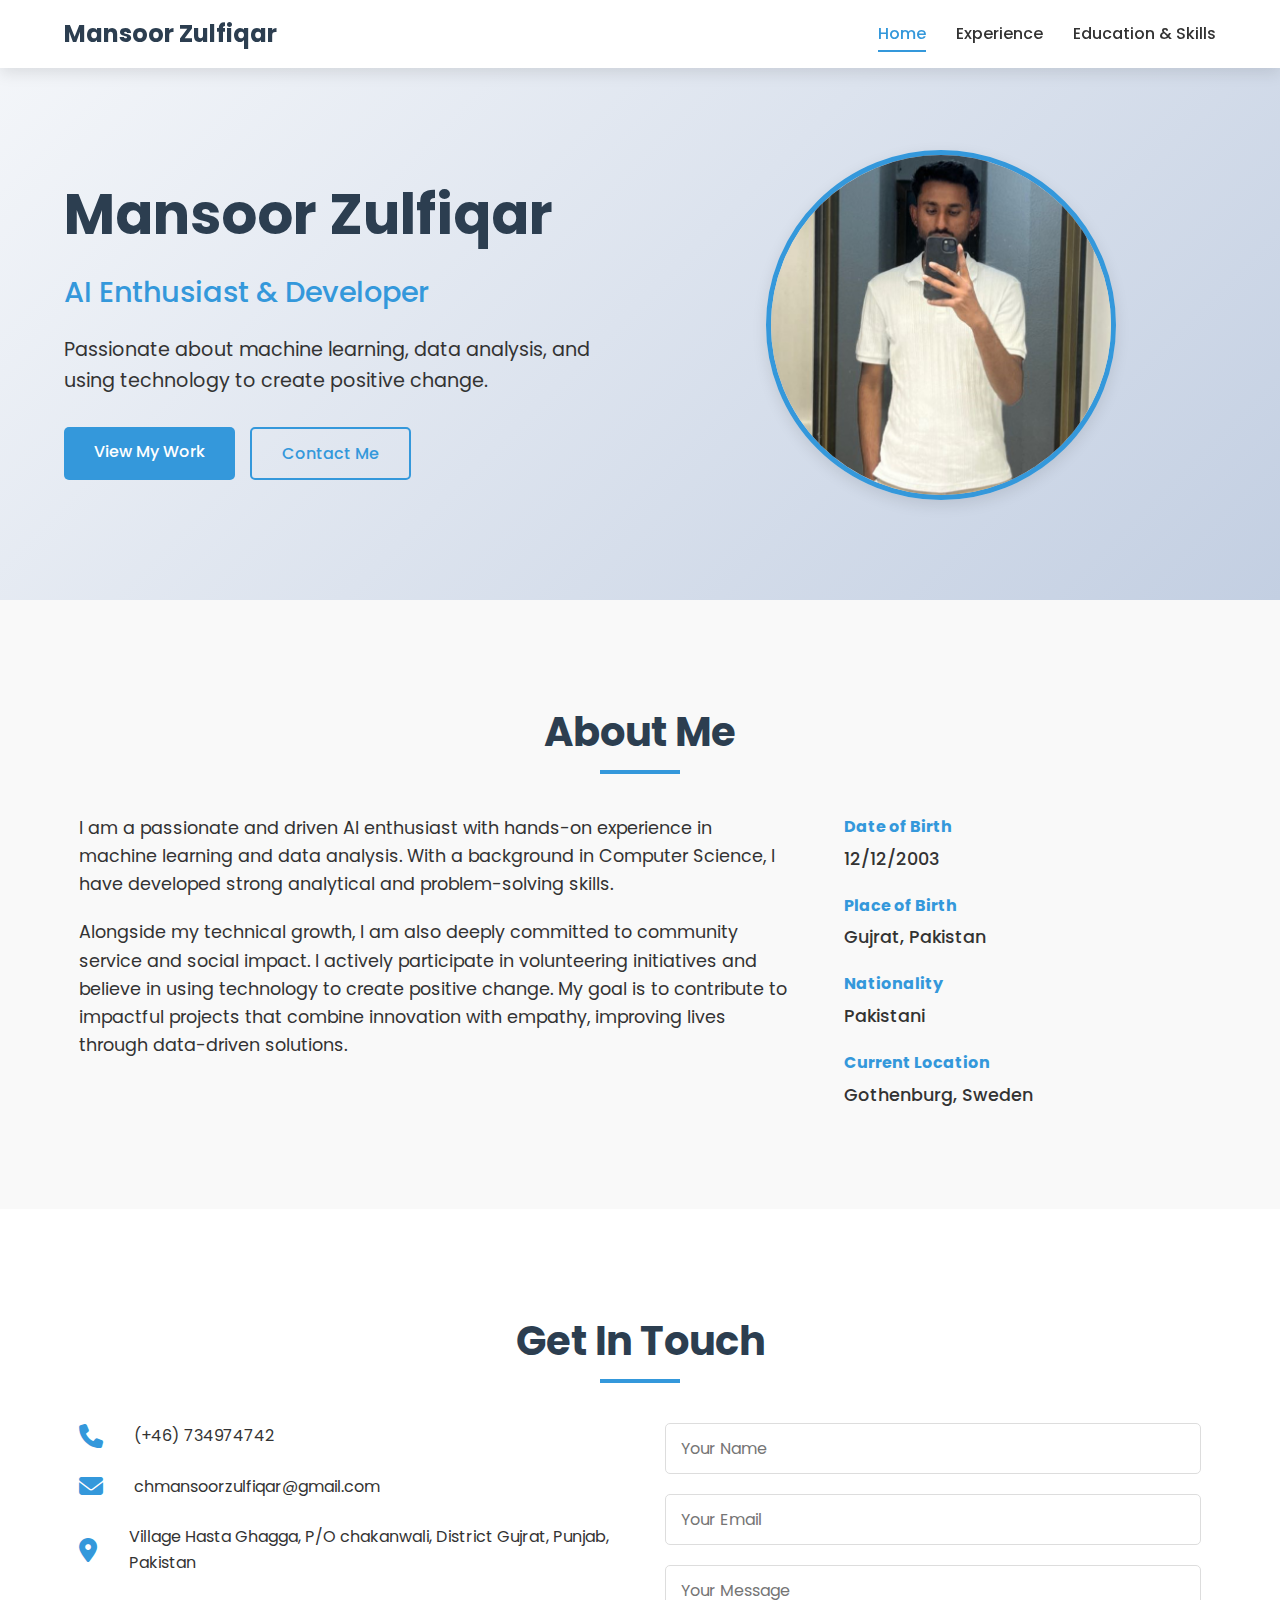
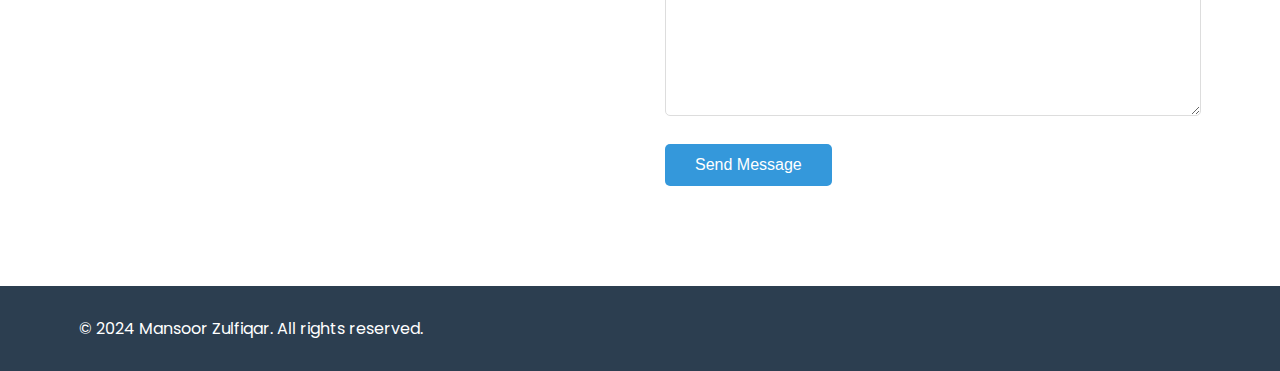
<file: index.html>
<!DOCTYPE html>
<html lang="en">
<head>
    <meta charset="UTF-8">
    <meta name="viewport" content="width=device-width, initial-scale=1.0">
    <title>Mansoor Zulfiqar | AI Enthusiast</title>
    <link rel="stylesheet" href="styles.css">
    <link href="https://fonts.googleapis.com/css2?family=Poppins:wght@300;400;500;600;700&display=swap" rel="stylesheet">
    <link rel="stylesheet" href="https://cdnjs.cloudflare.com/ajax/libs/font-awesome/6.4.0/css/all.min.css">
</head>
<body>
    <!-- Navigation -->
    <nav class="navbar">
        <div class="nav-container">
            <div class="nav-logo">
                <a href="index.html">Mansoor Zulfiqar</a>
            </div>
            <div class="nav-menu" id="nav-menu">
                <a href="index.html" class="nav-link active">Home</a>
                <a href="experience.html" class="nav-link">Experience</a>
                <a href="education.html" class="nav-link">Education & Skills</a>
            </div>
            <div class="hamburger" id="hamburger">
                <span class="bar"></span>
                <span class="bar"></span>
                <span class="bar"></span>
            </div>
        </div>
    </nav>

    <!-- Hero Section -->
    <section class="hero">
        <div class="hero-container">
            <div class="hero-content">
                <h1>Mansoor Zulfiqar</h1>
                <h2>AI Enthusiast & Developer</h2>
                <p>Passionate about machine learning, data analysis, and using technology to create positive change.</p>
                <div class="hero-buttons">
                    <a href="experience.html" class="btn btn-primary">View My Work</a>
                    <a href="#contact" class="btn btn-secondary">Contact Me</a>
                </div>
            </div>
            <div class="hero-image">
                <!-- PROFILE PICTURE - FIXED PATH -->
                <div class="profile-image">
                    <img src="profile.jpg" alt="Mansoor Zulfiqar" onerror="this.style.display='none'; document.querySelector('.profile-fallback').style.display='block';">
                    <div class="profile-fallback">
                        <i class="fas fa-user"></i>
                        <p>Add your profile picture</p>
                        <small>Save your image as 'profile.jpg' in the same folder</small>
                    </div>
                </div>
            </div>
        </div>
    </section>

    <!-- About Section -->
    <section class="about" id="about">
        <div class="container">
            <h2 class="section-title">About Me</h2>
            <div class="about-content">
                <div class="about-text">
                    <p>I am a passionate and driven AI enthusiast with hands-on experience in machine learning and data analysis. With a background in Computer Science, I have developed strong analytical and problem-solving skills.</p>
                    <p>Alongside my technical growth, I am also deeply committed to community service and social impact. I actively participate in volunteering initiatives and believe in using technology to create positive change. My goal is to contribute to impactful projects that combine innovation with empathy, improving lives through data-driven solutions.</p>
                </div>
                <div class="about-details">
                    <div class="detail-item">
                        <h3>Date of Birth</h3>
                        <p>12/12/2003</p>
                    </div>
                    <div class="detail-item">
                        <h3>Place of Birth</h3>
                        <p>Gujrat, Pakistan</p>
                    </div>
                    <div class="detail-item">
                        <h3>Nationality</h3>
                        <p>Pakistani</p>
                    </div>
                    <div class="detail-item">
                        <h3>Current Location</h3>
                        <p>Gothenburg, Sweden</p>
                    </div>
                </div>
            </div>
        </div>
    </section>

    <!-- Contact Section -->
    <section class="contact" id="contact">
        <div class="container">
            <h2 class="section-title">Get In Touch</h2>
            <div class="contact-content">
                <div class="contact-info">
                    <div class="contact-item">
                        <i class="fas fa-phone"></i>
                        <p>(+46) 734974742</p>
                    </div>
                    <div class="contact-item">
                        <i class="fas fa-envelope"></i>
                        <p>chmansoorzulfiqar@gmail.com</p>
                    </div>
                    <div class="contact-item">
                        <i class="fas fa-map-marker-alt"></i>
                        <p>Village Hasta Ghagga, P/O chakanwali, District Gujrat, Punjab, Pakistan</p>
                    </div>
                </div>
                <div class="contact-form">
                    <form id="contactForm">
                        <div class="form-group">
                            <input type="text" id="name" placeholder="Your Name" required>
                        </div>
                        <div class="form-group">
                            <input type="email" id="email" placeholder="Your Email" required>
                        </div>
                        <div class="form-group">
                            <textarea id="message" rows="5" placeholder="Your Message" required></textarea>
                        </div>
                        <button type="submit" class="btn btn-primary">Send Message</button>
                    </form>
                </div>
            </div>
        </div>
    </section>

    <!-- Footer -->
    <footer class="footer">
        <div class="container">
            <div class="footer-content">
                <p>&copy; 2024 Mansoor Zulfiqar. All rights reserved.</p>
                <div class="social-links">
                    <a href="#"><i class="www.linkedin.com/in/mansoor-zulfiqar-b4a36724b"></i></a>
                    <a href="#"><i class="github.com/Mansoorzulfiqar1029"></i></a>
                    <a href="#"><i class="chmansoorzulfiqar@gmail.com"></i></a>
                </div>
            </div>
        </div>
    </footer>

    <script src="script.js"></script>
</body>
</html>
</file>
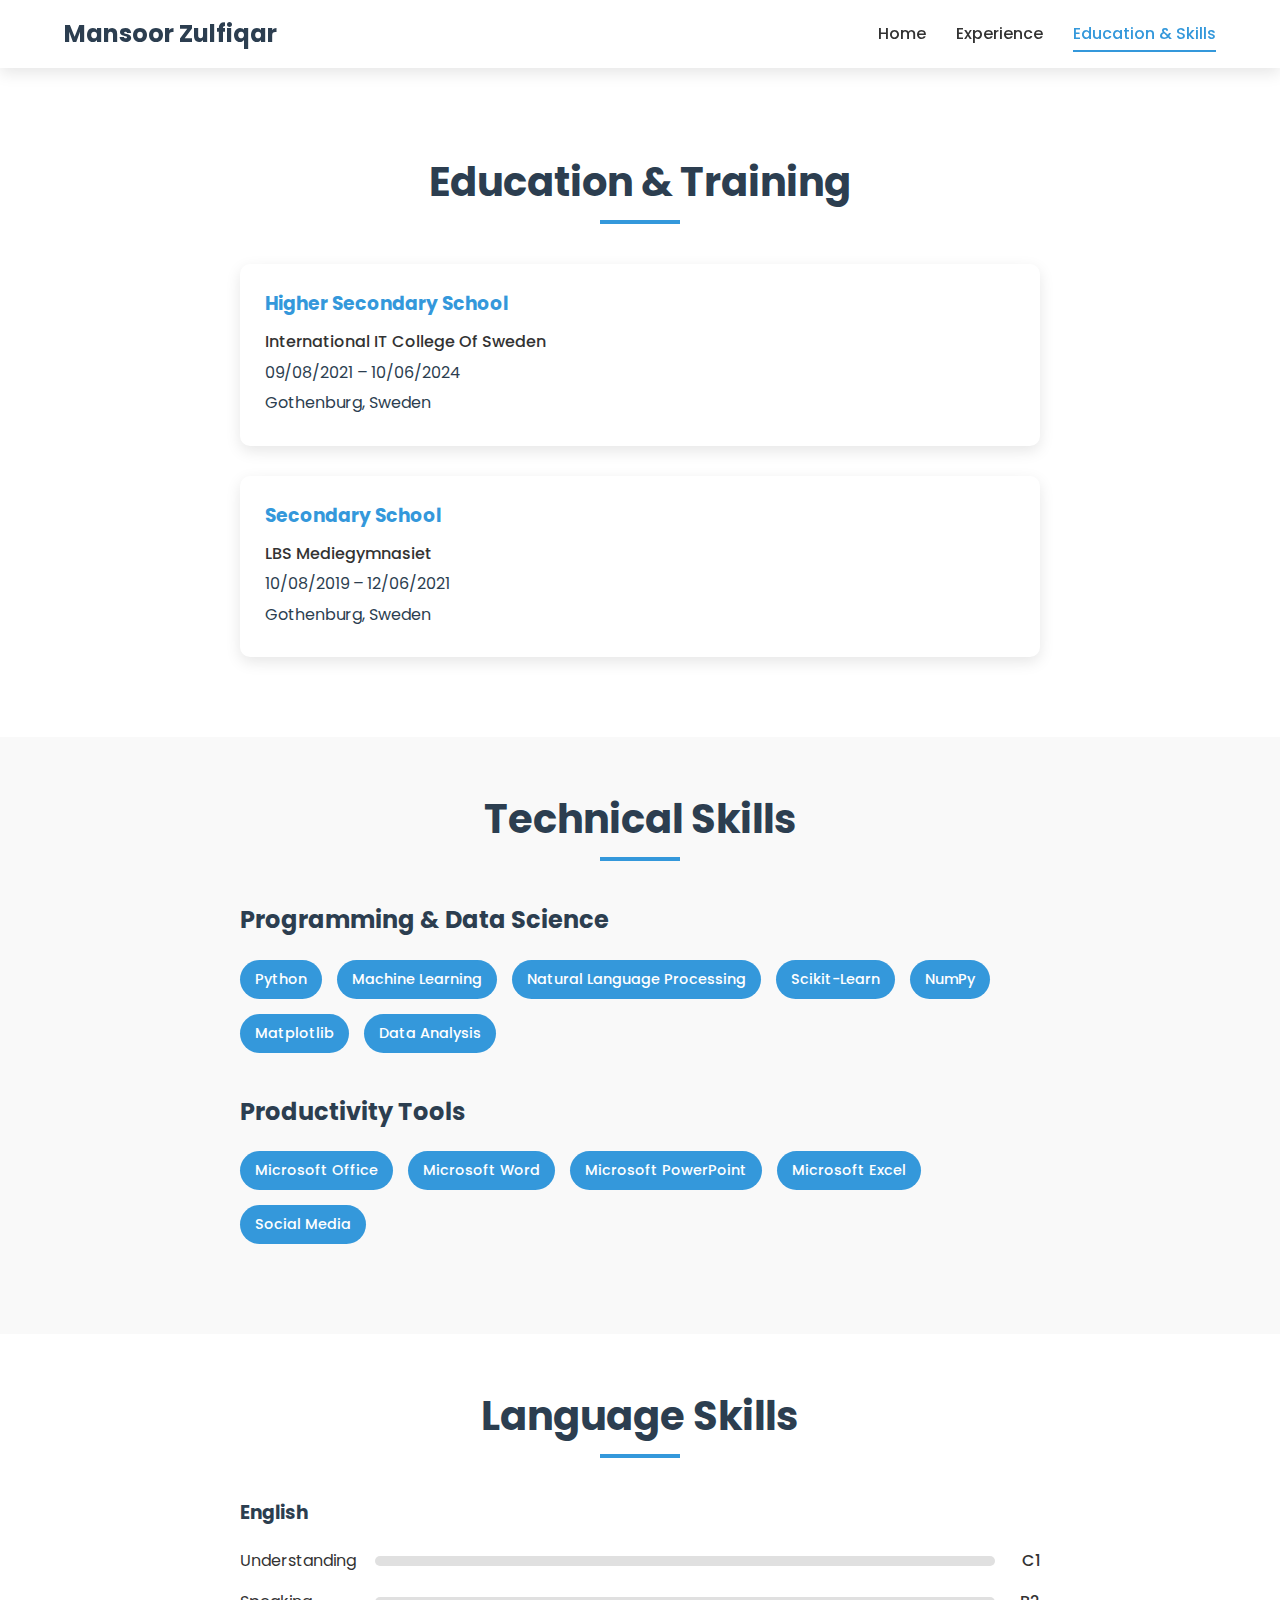
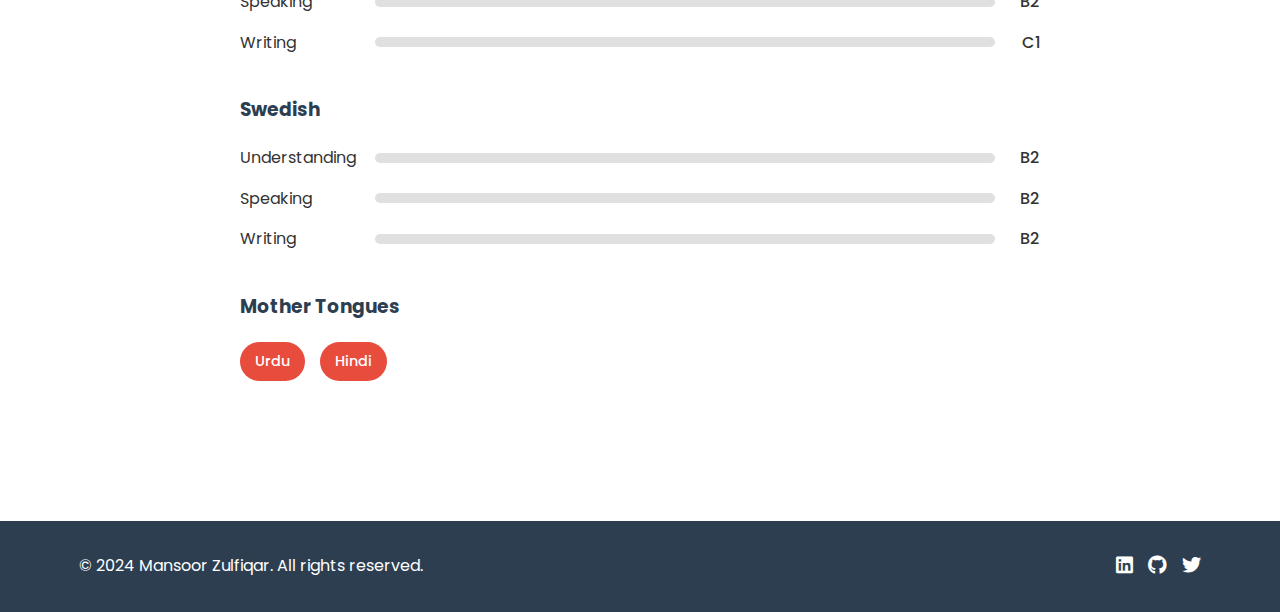
<file: education.html>
<!DOCTYPE html>
<html lang="en">
<head>
    <meta charset="UTF-8">
    <meta name="viewport" content="width=device-width, initial-scale=1.0">
    <title>Education & Skills | Mansoor Zulfiqar</title>
    <link rel="stylesheet" href="styles.css">
    <link href="https://fonts.googleapis.com/css2?family=Poppins:wght@300;400;500;600;700&display=swap" rel="stylesheet">
    <link rel="stylesheet" href="https://cdnjs.cloudflare.com/ajax/libs/font-awesome/6.4.0/css/all.min.css">
</head>
<body>
    <!-- Navigation -->
    <nav class="navbar">
        <div class="nav-container">
            <div class="nav-logo">
                <a href="index.html">Mansoor Zulfiqar</a>
            </div>
            <div class="nav-menu" id="nav-menu">
                <a href="index.html" class="nav-link">Home</a>
                <a href="experience.html" class="nav-link">Experience</a>
                <a href="education.html" class="nav-link active">Education & Skills</a>
            </div>
            <div class="hamburger" id="hamburger">
                <span class="bar"></span>
                <span class="bar"></span>
                <span class="bar"></span>
            </div>
        </div>
    </nav>

    <!-- Education Section -->
    <section class="education">
        <div class="container">
            <h2 class="section-title">Education & Training</h2>
            <div class="education-content">
                <div class="education-item">
                    <h3>Higher Secondary School</h3>
                    <span class="institution">International IT College Of Sweden</span>
                    <span class="date">09/08/2021 – 10/06/2024</span>
                    <span class="location">Gothenburg, Sweden</span>
                </div>
                <div class="education-item">
                    <h3>Secondary School</h3>
                    <span class="institution">LBS Mediegymnasiet</span>
                    <span class="date">10/08/2019 – 12/06/2021</span>
                    <span class="location">Gothenburg, Sweden</span>
                </div>
            </div>
        </div>
    </section>

    <!-- Skills Section -->
    <section class="skills">
        <div class="container">
            <h2 class="section-title">Technical Skills</h2>
            <div class="skills-content">
                <div class="skill-category">
                    <h3>Programming & Data Science</h3>
                    <div class="skill-tags">
                        <span class="skill-tag">Python</span>
                        <span class="skill-tag">Machine Learning</span>
                        <span class="skill-tag">Natural Language Processing</span>
                        <span class="skill-tag">Scikit-Learn</span>
                        <span class="skill-tag">NumPy</span>
                        <span class="skill-tag">Matplotlib</span>
                        <span class="skill-tag">Data Analysis</span>
                    </div>
                </div>
                <div class="skill-category">
                    <h3>Productivity Tools</h3>
                    <div class="skill-tags">
                        <span class="skill-tag">Microsoft Office</span>
                        <span class="skill-tag">Microsoft Word</span>
                        <span class="skill-tag">Microsoft PowerPoint</span>
                        <span class="skill-tag">Microsoft Excel</span>
                        <span class="skill-tag">Social Media</span>
                    </div>
                </div>
            </div>
        </div>
    </section>

    <!-- Languages Section -->
    <section class="languages">
        <div class="container">
            <h2 class="section-title">Language Skills</h2>
            <div class="languages-content">
                <div class="language-item">
                    <h3>English</h3>
                    <div class="language-levels">
                        <div class="level">
                            <span>Understanding</span>
                            <div class="level-bar">
                                <div class="level-fill" data-level="C1"></div>
                            </div>
                            <span>C1</span>
                        </div>
                        <div class="level">
                            <span>Speaking</span>
                            <div class="level-bar">
                                <div class="level-fill" data-level="B2"></div>
                            </div>
                            <span>B2</span>
                        </div>
                        <div class="level">
                            <span>Writing</span>
                            <div class="level-bar">
                                <div class="level-fill" data-level="C1"></div>
                            </div>
                            <span>C1</span>
                        </div>
                    </div>
                </div>
                <div class="language-item">
                    <h3>Swedish</h3>
                    <div class="language-levels">
                        <div class="level">
                            <span>Understanding</span>
                            <div class="level-bar">
                                <div class="level-fill" data-level="B2"></div>
                            </div>
                            <span>B2</span>
                        </div>
                        <div class="level">
                            <span>Speaking</span>
                            <div class="level-bar">
                                <div class="level-fill" data-level="B2"></div>
                            </div>
                            <span>B2</span>
                        </div>
                        <div class="level">
                            <span>Writing</span>
                            <div class="level-bar">
                                <div class="level-fill" data-level="B2"></div>
                            </div>
                            <span>B2</span>
                        </div>
                    </div>
                </div>
                <div class="language-item">
                    <h3>Mother Tongues</h3>
                    <div class="mother-tongues">
                        <span class="language-tag">Urdu</span>
                        <span class="language-tag">Hindi</span>
                    </div>
                </div>
            </div>
        </div>
    </section>

    <!-- Footer -->
    <footer class="footer">
        <div class="container">
            <div class="footer-content">
                <p>&copy; 2024 Mansoor Zulfiqar. All rights reserved.</p>
                <div class="social-links">
                    <a href="#"><i class="fab fa-linkedin"></i></a>
                    <a href="#"><i class="fab fa-github"></i></a>
                    <a href="#"><i class="fab fa-twitter"></i></a>
                </div>
            </div>
        </div>
    </footer>

    <script src="script.js"></script>
</body>
</html>
</file>
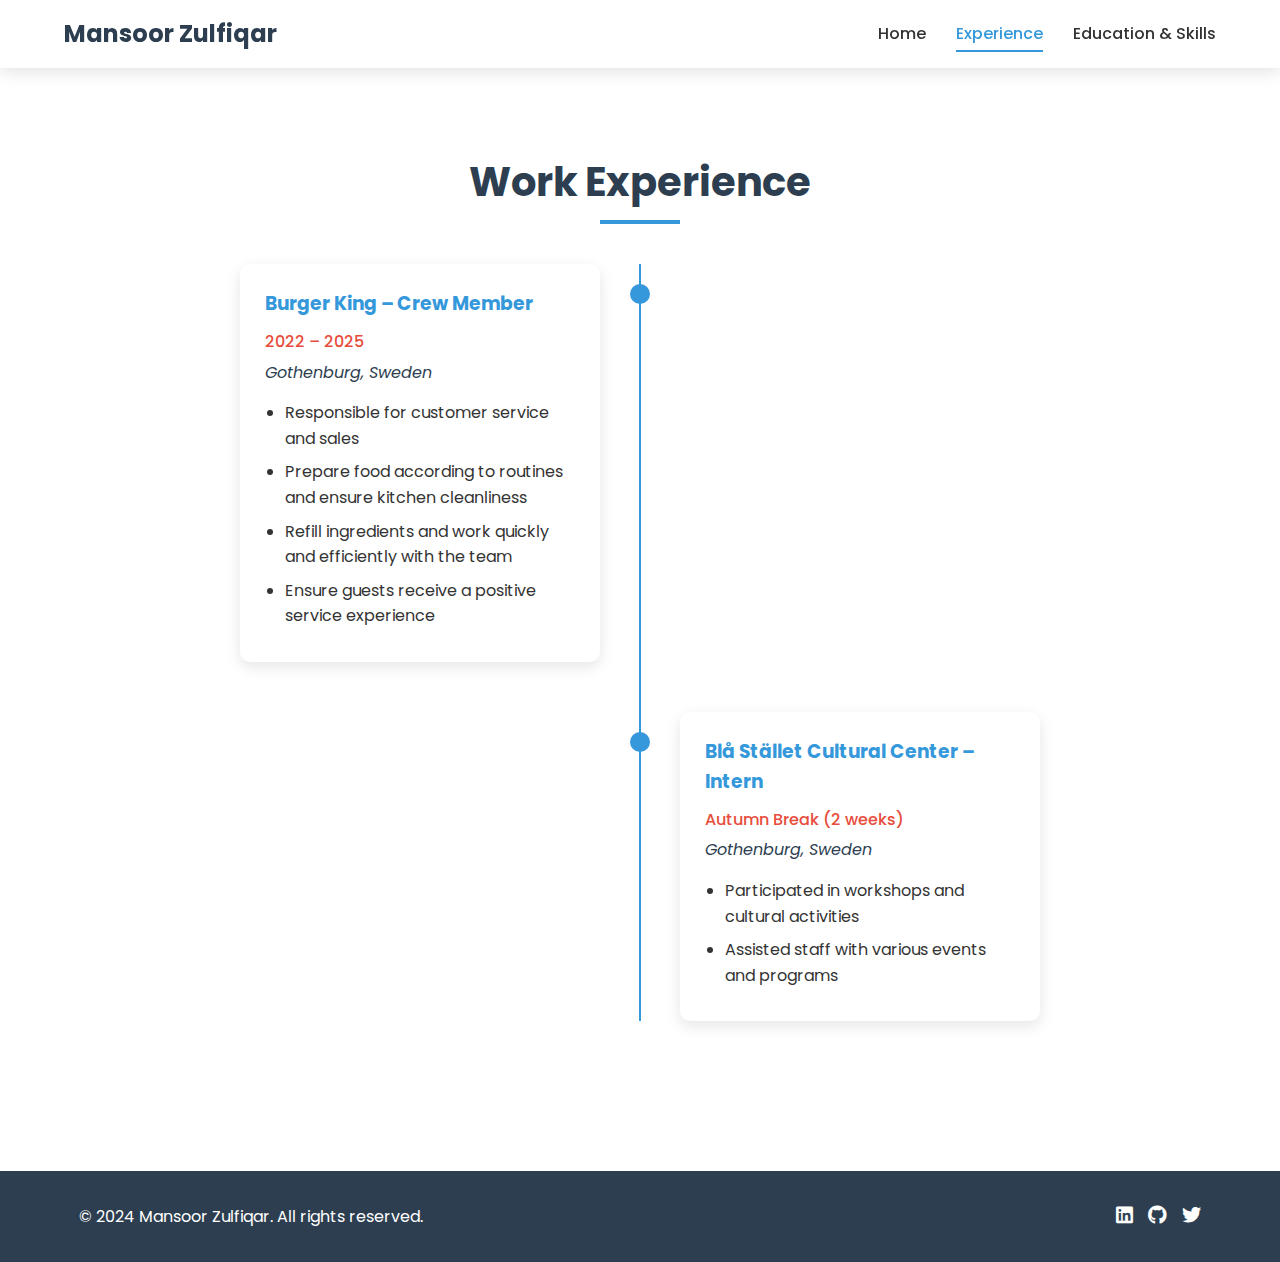
<file: experience.html>
<!DOCTYPE html>
<html lang="en">
<head>
    <meta charset="UTF-8">
    <meta name="viewport" content="width=device-width, initial-scale=1.0">
    <title>Experience | Mansoor Zulfiqar</title>
    <link rel="stylesheet" href="styles.css">
    <link href="https://fonts.googleapis.com/css2?family=Poppins:wght@300;400;500;600;700&display=swap" rel="stylesheet">
    <link rel="stylesheet" href="https://cdnjs.cloudflare.com/ajax/libs/font-awesome/6.4.0/css/all.min.css">
</head>
<body>
    <!-- Navigation -->
    <nav class="navbar">
        <div class="nav-container">
            <div class="nav-logo">
                <a href="index.html">Mansoor Zulfiqar</a>
            </div>
            <div class="nav-menu" id="nav-menu">
                <a href="index.html" class="nav-link">Home</a>
                <a href="experience.html" class="nav-link active">Experience</a>
                <a href="education.html" class="nav-link">Education & Skills</a>
            </div>
            <div class="hamburger" id="hamburger">
                <span class="bar"></span>
                <span class="bar"></span>
                <span class="bar"></span>
            </div>
        </div>
    </nav>

    <!-- Experience Section -->
    <section class="experience">
        <div class="container">
            <h2 class="section-title">Work Experience</h2>
            <div class="timeline">
                <div class="timeline-item">
                    <div class="timeline-content">
                        <h3>Burger King – Crew Member</h3>
                        <span class="date">2022 – 2025</span>
                        <span class="location">Gothenburg, Sweden</span>
                        <ul>
                            <li>Responsible for customer service and sales</li>
                            <li>Prepare food according to routines and ensure kitchen cleanliness</li>
                            <li>Refill ingredients and work quickly and efficiently with the team</li>
                            <li>Ensure guests receive a positive service experience</li>
                        </ul>
                    </div>
                </div>
                <div class="timeline-item">
                    <div class="timeline-content">
                        <h3>Blå Stället Cultural Center – Intern</h3>
                        <span class="date">Autumn Break (2 weeks)</span>
                        <span class="location">Gothenburg, Sweden</span>
                        <ul>
                            <li>Participated in workshops and cultural activities</li>
                            <li>Assisted staff with various events and programs</li>
                        </ul>
                    </div>
                </div>
            </div>
        </div>
    </section>

    <!-- Footer -->
    <footer class="footer">
        <div class="container">
            <div class="footer-content">
                <p>&copy; 2024 Mansoor Zulfiqar. All rights reserved.</p>
                <div class="social-links">
                    <a href="#"><i class="fab fa-linkedin"></i></a>
                    <a href="#"><i class="fab fa-github"></i></a>
                    <a href="#"><i class="fab fa-twitter"></i></a>
                </div>
            </div>
        </div>
    </footer>

    <script src="script.js"></script>
</body>
</html>
</file>
<file: styles.css>
/* Global Styles */
* {
    margin: 0;
    padding: 0;
    box-sizing: border-box;
}

:root {
    --primary-color: #3498db;
    --secondary-color: #2c3e50;
    --accent-color: #e74c3c;
    --text-color: #333;
    --light-bg: #f9f9f9;
    --white: #fff;
    --shadow: 0 5px 15px rgba(0, 0, 0, 0.1);
    --transition: all 0.3s ease;
}

html {
    scroll-behavior: smooth;
}

body {
    font-family: 'Poppins', sans-serif;
    line-height: 1.6;
    color: var(--text-color);
    background-color: var(--white);
}

.container {
    width: 90%;
    max-width: 1200px;
    margin: 0 auto;
    padding: 0 15px;
}

.section-title {
    text-align: center;
    margin-bottom: 50px;
    font-size: 2.5rem;
    color: var(--secondary-color);
    position: relative;
}

.section-title::after {
    content: '';
    position: absolute;
    bottom: -10px;
    left: 50%;
    transform: translateX(-50%);
    width: 80px;
    height: 4px;
    background-color: var(--primary-color);
}

.btn {
    display: inline-block;
    padding: 12px 30px;
    border-radius: 5px;
    text-decoration: none;
    font-weight: 500;
    transition: var(--transition);
    border: none;
    cursor: pointer;
    font-size: 1rem;
}

.btn-primary {
    background-color: var(--primary-color);
    color: var(--white);
}

.btn-primary:hover {
    background-color: #2980b9;
    transform: translateY(-3px);
    box-shadow: var(--shadow);
}

.btn-secondary {
    background-color: transparent;
    color: var(--primary-color);
    border: 2px solid var(--primary-color);
}

.btn-secondary:hover {
    background-color: var(--primary-color);
    color: var(--white);
    transform: translateY(-3px);
    box-shadow: var(--shadow);
}

/* Navigation */
.navbar {
    position: fixed;
    top: 0;
    left: 0;
    width: 100%;
    background-color: var(--white);
    box-shadow: var(--shadow);
    z-index: 1000;
    padding: 15px 0;
}

.nav-container {
    width: 90%;
    max-width: 1200px;
    margin: 0 auto;
    display: flex;
    justify-content: space-between;
    align-items: center;
}

.nav-logo a {
    font-size: 1.5rem;
    font-weight: 700;
    color: var(--secondary-color);
    text-decoration: none;
}

.nav-menu {
    display: flex;
    gap: 30px;
}

.nav-link {
    color: var(--text-color);
    text-decoration: none;
    font-weight: 500;
    transition: var(--transition);
    position: relative;
}

.nav-link:hover,
.nav-link.active {
    color: var(--primary-color);
}

.nav-link.active::after {
    content: '';
    position: absolute;
    bottom: -5px;
    left: 0;
    width: 100%;
    height: 2px;
    background-color: var(--primary-color);
}

.hamburger {
    display: none;
    flex-direction: column;
    cursor: pointer;
}

.bar {
    width: 25px;
    height: 3px;
    background-color: var(--text-color);
    margin: 3px 0;
    transition: var(--transition);
}

/* Hero Section */
.hero {
    padding: 150px 0 100px;
    background: linear-gradient(135deg, #f5f7fa 0%, #c3cfe2 100%);
}

.hero-container {
    width: 90%;
    max-width: 1200px;
    margin: 0 auto;
    display: flex;
    align-items: center;
    justify-content: space-between;
    gap: 50px;
}

.hero-content {
    flex: 1;
}

.hero-content h1 {
    font-size: 3.5rem;
    margin-bottom: 10px;
    color: var(--secondary-color);
}

.hero-content h2 {
    font-size: 1.8rem;
    margin-bottom: 20px;
    color: var(--primary-color);
    font-weight: 500;
}

.hero-content p {
    font-size: 1.2rem;
    margin-bottom: 30px;
    max-width: 600px;
}

.hero-buttons {
    display: flex;
    gap: 15px;
}

.hero-image {
    flex: 1;
    display: flex;
    justify-content: center;
}

.profile-image {
    width: 350px;
    height: 350px;
    border-radius: 50%;
    overflow: hidden;
    border: 5px solid var(--primary-color);
    box-shadow: var(--shadow);
}

.profile-image img {
    width: 100%;
    height: 100%;
    object-fit: cover;
}

/* About Section */
.about {
    padding: 100px 0;
    background-color: var(--light-bg);
}

.about-content {
    display: grid;
    grid-template-columns: 2fr 1fr;
    gap: 50px;
    align-items: start;
}

.about-text p {
    margin-bottom: 20px;
    font-size: 1.1rem;
}

.about-details {
    display: grid;
    grid-template-columns: 1fr;
    gap: 20px;
}

.detail-item h3 {
    font-size: 1rem;
    color: var(--primary-color);
    margin-bottom: 5px;
}

.detail-item p {
    font-size: 1.1rem;
    font-weight: 500;
}

/* Contact Section */
.contact {
    padding: 100px 0;
}

.contact-content {
    display: grid;
    grid-template-columns: 1fr 1fr;
    gap: 50px;
}

.contact-info {
    display: flex;
    flex-direction: column;
    gap: 25px;
}

.contact-item {
    display: flex;
    align-items: center;
    gap: 15px;
}

.contact-item i {
    font-size: 1.5rem;
    color: var(--primary-color);
    width: 40px;
}

.contact-form .form-group {
    margin-bottom: 20px;
}

.contact-form input,
.contact-form textarea {
    width: 100%;
    padding: 12px 15px;
    border: 1px solid #ddd;
    border-radius: 5px;
    font-family: 'Poppins', sans-serif;
    font-size: 1rem;
    transition: var(--transition);
}

.contact-form input:focus,
.contact-form textarea:focus {
    outline: none;
    border-color: var(--primary-color);
    box-shadow: 0 0 0 2px rgba(52, 152, 219, 0.2);
}

/* Footer */
.footer {
    background-color: var(--secondary-color);
    color: var(--white);
    padding: 30px 0;
}

.footer-content {
    display: flex;
    justify-content: space-between;
    align-items: center;
}

.social-links {
    display: flex;
    gap: 15px;
}

.social-links a {
    color: var(--white);
    font-size: 1.2rem;
    transition: var(--transition);
}

.social-links a:hover {
    color: var(--primary-color);
    transform: translateY(-3px);
}

/* Experience Page */
.experience {
    padding: 150px 0 100px;
}

.timeline {
    position: relative;
    max-width: 800px;
    margin: 0 auto;
}

.timeline::before {
    content: '';
    position: absolute;
    left: 50%;
    top: 0;
    bottom: 0;
    width: 2px;
    background-color: var(--primary-color);
    transform: translateX(-50%);
}

.timeline-item {
    margin-bottom: 50px;
    position: relative;
    width: 50%;
    padding-right: 40px;
}

.timeline-item:nth-child(even) {
    margin-left: 50%;
    padding-right: 0;
    padding-left: 40px;
}

.timeline-content {
    background-color: var(--white);
    padding: 25px;
    border-radius: 10px;
    box-shadow: var(--shadow);
    position: relative;
}

.timeline-content::before {
    content: '';
    position: absolute;
    top: 20px;
    width: 20px;
    height: 20px;
    background-color: var(--primary-color);
    border-radius: 50%;
}

.timeline-item:nth-child(odd) .timeline-content::before {
    right: -50px;
}

.timeline-item:nth-child(even) .timeline-content::before {
    left: -50px;
}

.timeline-content h3 {
    color: var(--primary-color);
    margin-bottom: 10px;
}

.timeline-content .date {
    display: block;
    color: var(--accent-color);
    font-weight: 500;
    margin-bottom: 5px;
}

.timeline-content .location {
    display: block;
    color: var(--secondary-color);
    font-style: italic;
    margin-bottom: 15px;
}

.timeline-content ul {
    padding-left: 20px;
}

.timeline-content li {
    margin-bottom: 8px;
}

/* Education Page */
.education {
    padding: 150px 0 50px;
}

.education-content {
    max-width: 800px;
    margin: 0 auto;
}

.education-item {
    background-color: var(--white);
    padding: 25px;
    border-radius: 10px;
    box-shadow: var(--shadow);
    margin-bottom: 30px;
}

.education-item h3 {
    color: var(--primary-color);
    margin-bottom: 10px;
}

.institution {
    display: block;
    font-weight: 500;
    margin-bottom: 5px;
}

.date, .location {
    display: block;
    color: var(--secondary-color);
    margin-bottom: 5px;
}

.skills {
    padding: 50px 0;
    background-color: var(--light-bg);
}

.skills-content {
    max-width: 800px;
    margin: 0 auto;
}

.skill-category {
    margin-bottom: 40px;
}

.skill-category h3 {
    margin-bottom: 20px;
    color: var(--secondary-color);
    font-size: 1.5rem;
}

.skill-tags {
    display: flex;
    flex-wrap: wrap;
    gap: 15px;
}

.skill-tag {
    background-color: var(--primary-color);
    color: var(--white);
    padding: 8px 15px;
    border-radius: 20px;
    font-size: 0.9rem;
    font-weight: 500;
}

.languages {
    padding: 50px 0 100px;
}

.languages-content {
    max-width: 800px;
    margin: 0 auto;
}

.language-item {
    margin-bottom: 40px;
}

.language-item h3 {
    margin-bottom: 20px;
    color: var(--secondary-color);
}

.language-levels {
    display: flex;
    flex-direction: column;
    gap: 15px;
}

.level {
    display: flex;
    align-items: center;
    gap: 15px;
}

.level span:first-child {
    width: 120px;
}

.level-bar {
    flex: 1;
    height: 10px;
    background-color: #e0e0e0;
    border-radius: 5px;
    overflow: hidden;
}

.level-fill {
    height: 100%;
    background-color: var(--primary-color);
    border-radius: 5px;
    transition: width 1s ease;
    width: 0;
}

.level span:last-child {
    width: 30px;
    text-align: right;
    font-weight: 500;
}

.mother-tongues {
    display: flex;
    gap: 15px;
}

.language-tag {
    background-color: var(--accent-color);
    color: var(--white);
    padding: 8px 15px;
    border-radius: 20px;
    font-size: 0.9rem;
    font-weight: 500;
}

/* Responsive Design */
@media (max-width: 992px) {
    .hero-container {
        flex-direction: column-reverse;
        text-align: center;
    }
    
    .hero-buttons {
        justify-content: center;
    }
    
    .about-content {
        grid-template-columns: 1fr;
    }
    
    .contact-content {
        grid-template-columns: 1fr;
    }
    
    .timeline::before {
        left: 30px;
    }
    
    .timeline-item {
        width: 100%;
        padding-right: 0;
        padding-left: 70px;
    }
    
    .timeline-item:nth-child(even) {
        margin-left: 0;
        padding-left: 70px;
    }
    
    .timeline-item:nth-child(odd) .timeline-content::before,
    .timeline-item:nth-child(even) .timeline-content::before {
        left: 20px;
    }
}

@media (max-width: 768px) {
    .nav-menu {
        position: fixed;
        top: 70px;
        right: -100%;
        flex-direction: column;
        background-color: var(--white);
        width: 80%;
        height: 100vh;
        padding: 50px 20px;
        box-shadow: var(--shadow);
        transition: var(--transition);
    }
    
    .nav-menu.active {
        right: 0;
    }
    
    .hamburger {
        display: flex;
    }
    
    .hamburger.active .bar:nth-child(1) {
        transform: rotate(45deg) translate(5px, 5px);
    }
    
    .hamburger.active .bar:nth-child(2) {
        opacity: 0;
    }
    
    .hamburger.active .bar:nth-child(3) {
        transform: rotate(-45deg) translate(7px, -6px);
    }
    
    .hero-content h1 {
        font-size: 2.5rem;
    }
    
    .hero-content h2 {
        font-size: 1.5rem;
    }
    
    .section-title {
        font-size: 2rem;
    }
    
    .footer-content {
        flex-direction: column;
        gap: 20px;
    }
    
    .profile-image {
        width: 250px;
        height: 250px;
    }
}
</file>
